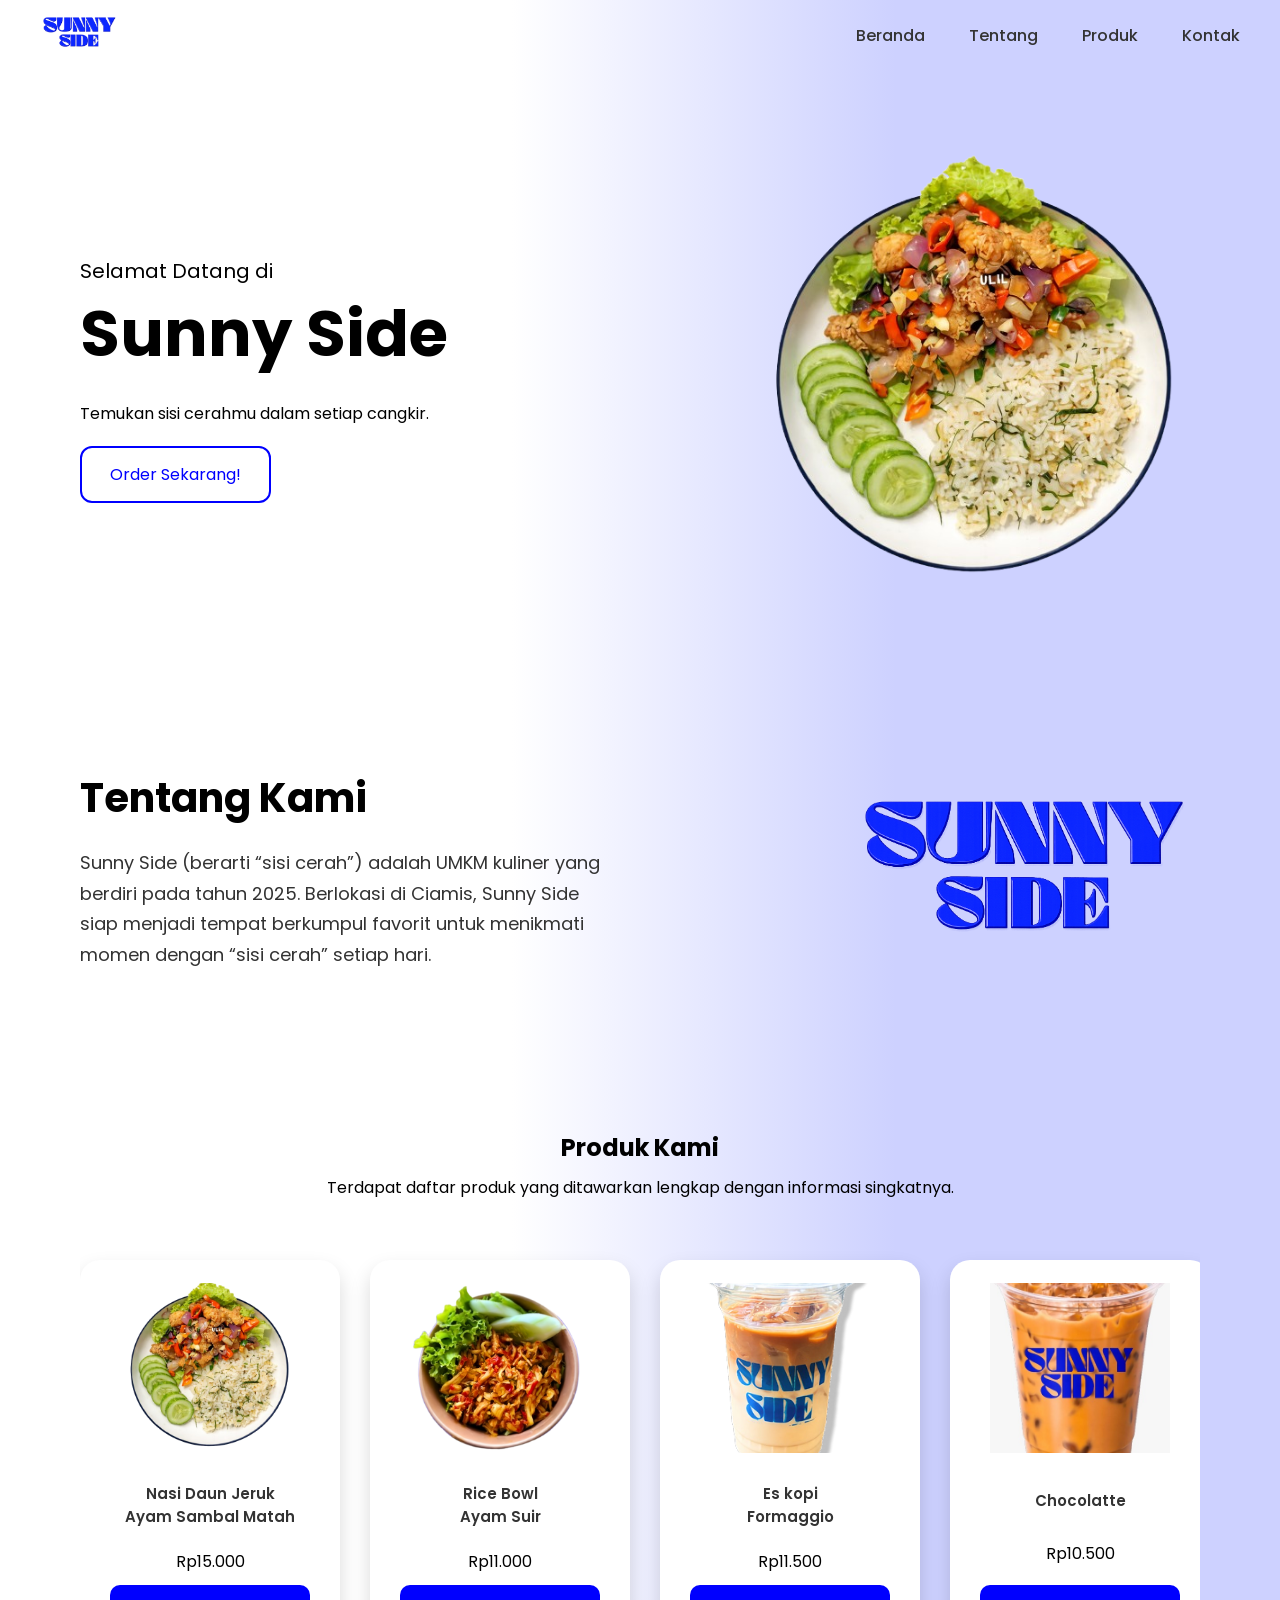
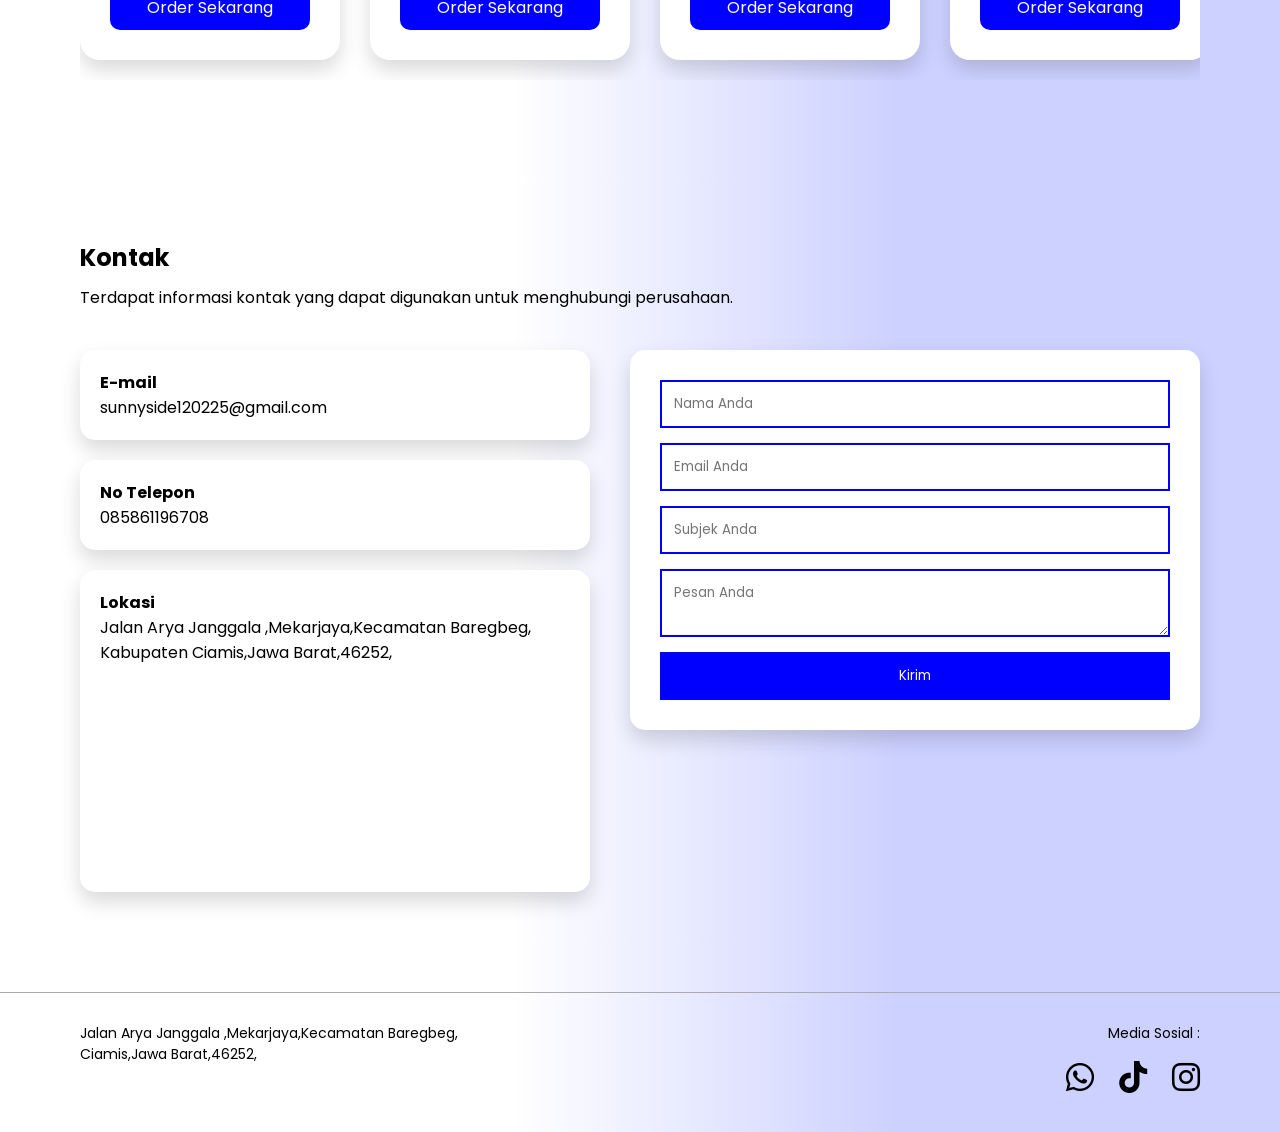
<file: index.html>
<!DOCTYPE html>
<html lang="id">
<head>
  <meta charset="UTF-8">
  <meta name="viewport" content="width=device-width, initial-scale=1.0">
  <title>Sunny Side</title>
  <link rel="icon" type="image/png" href="img/Logo.png">
  <link rel="stylesheet" href="style.css">
  <link href="https://fonts.googleapis.com/css2?family=Poppins:wght@400;600;700&display=swap" rel="stylesheet">
  <link rel="stylesheet" href="https://cdnjs.cloudflare.com/ajax/libs/font-awesome/6.5.0/css/all.min.css">
</head>
<body>

<!-- Navbar -->
<header class="navbar">
  <div class="logo">
    <img src="img/Logo.png" alt="Logo">
  </div>
  <nav>
    <a href="#home">Beranda</a>
    <a href="#tentang">Tentang</a>
    <a href="#produk">Produk</a>
    <a href="#kontak">Kontak</a>
  </nav>
</header>

<!-- HOME -->
<section id="home" class="hero">
  <div class="hero-text">
    <p class="subtitle">Selamat Datang di</p>
    <h1>Sunny Side</h1>
    <p class="desc">Temukan sisi cerahmu dalam setiap cangkir.</p>
    <a href="https://wa.me/6285861196708?text=Halo%20saya%20ingin%20order" target="_blank" rel="noopener noreferrer" class="btn">Order Sekarang!</a>
  </div>

  <div class="hero-image">
    <img src="img/nasidaunjeruk.png" alt="Produk">
  </div>
</section>

<!-- TENTANG -->
<section id="tentang" class="section">
  <div class="tentang-container">
    <div class="tentang-text">
      <h2>Tentang Kami</h2>
      <p>
        Sunny Side (berarti “sisi cerah”) adalah UMKM kuliner
        yang berdiri pada tahun 2025. Berlokasi di Ciamis,
        Sunny Side siap menjadi tempat berkumpul favorit
        untuk menikmati momen dengan “sisi cerah” setiap hari.
      </p>
    </div>
    <div class="tentang-logo">
      <img src="img/Logo.png" alt="Logo Besar">
    </div>
  </div>
</section>

<!-- PRODUK -->
<section id="produk" class="section center">
  <h2>Produk Kami</h2>
  <p class="section-desc">
    Terdapat daftar produk yang ditawarkan lengkap dengan informasi singkatnya.
  </p>

  <div class="slider-container">
  <div class="produk-slider" id="produkSlider">
    <div class="card">
      <div class="img-produk">
        <img src="img/nasidaunjeruk.png" alt="Produk">
      </div>
      <h3>Nasi Daun Jeruk<br>Ayam Sambal Matah</h3>
      <p class="price">Rp15.000</p>
      <a href="https://wa.me/6285861196708?text=Halo%20saya%20ingin%20order%20Nasi%20Daun%20Jeruk" class="btn-small">Order Sekarang</a>
    </div>

    <div class="card">
      <div class="img-produk">
        <img src="img/ricebowl.png" alt="Produk">
      </div>
      <h3>Rice Bowl<br>Ayam Suir</h3>
      <p class="price">Rp11.000</p>
      <a href="https://wa.me/6285861196708?text=Halo%20saya%20ingin%20order%20Rice%20Bowl" class="btn-small">Order Sekarang</a>
    </div>

    <div class="card">
      <div class="img-produk">
        <img src="img/formaggio.png" alt="Produk">
      </div>
      <h3>Es kopi<br>Formaggio</h3>
      <p class="price">Rp11.500</p>
      <a href="https://wa.me/6285861196708?text=Halo%20saya%20ingin%20order%20Es%20Kopi%20Formaggio" class="btn-small">Order Sekarang</a>
    </div>

    <div class="card">
      <div class="img-produk">
        <img src="img/Chocolatte.jpeg" alt="Produk">
      </div>
      <h3>Chocolatte</h3>
      <p class="price">Rp10.500</p>
      <a href="https://wa.me/6285861196708?text=Halo%20saya%20ingin%20order%20Chocolatte" class="btn-small">Order Sekarang</a>
    </div>

    <div class="card">
      <div class="img-produk">
        <img src="img/nasigoreng.jpeg" alt="Produk">
      </div>
      <h3>Nasi Goreng<br>Sunny Side</h3>
      <p class="price">Rp11.500</p>
      <a href="https://wa.me/6285861196708?text=Halo%20saya%20ingin%20order%20Nasi%20Goreng%20Sunny%20Side" class="btn-small">Order Sekarang</a>
    </div>
  </div>
</div>

</section>

<!-- KONTAK -->
<section id="kontak" class="section">
  <h2>Kontak</h2>
  <p class="section-desc">
    Terdapat informasi kontak yang dapat digunakan untuk menghubungi perusahaan.
  </p>

  <div class="kontak-container">
    <div class="kontak-info">
      <div class="info-box">
        <strong>E-mail</strong>
        <p>sunnyside120225@gmail.com</p>
      </div>

      <div class="info-box">
        <strong>No Telepon</strong>
        <p>085861196708</p>
      </div>

    <div class="info-box">
        <strong>Lokasi</strong>
        <p> Jalan Arya Janggala ,Mekarjaya,Kecamatan Baregbeg, Kabupaten Ciamis,Jawa Barat,46252,</p>

        <iframe
            src="https://www.google.com/maps?q=-7.3124652,108.3562216&z=17&output=embed"
            width="100%"
            height="200"
            style="border:0; border-radius:10px;"
            allowfullscreen=""
            loading="lazy">
        </iframe>
    </div>

    </div>

    <form class="kontak-form" 
      action="https://formspree.io/f/xbdadnbe" 
      method="POST">

      <input type="text" name="nama" placeholder="Nama Anda" required>
      <input type="email" name="email" placeholder="Email Anda" required>
      <input type="text" name="subjek" placeholder="Subjek Anda" required>
      <textarea name="pesan" placeholder="Pesan Anda" required></textarea>

      <button type="submit">Kirim</button>
    </form>


  </div>
</section>

<!-- FOOTER -->
<footer class="footer">
  <div class="alamat">
    Jalan Arya Janggala ,Mekarjaya,Kecamatan Baregbeg, <br> Ciamis,Jawa Barat,46252,
  </div>
  <div class="sosial">
    <span>Media Sosial :</span>
    <div class="icon-sosial">
      <a href="https://wa.me/6285861196708?text=Halo%20saya%20ingin%20order"><i class="fab fa-whatsapp"></i></a>
      <a href="https://www.tiktok.com/@sunnyside.kopi?_r=1&_t=ZS-93kfAIfhskW"><i class="fab fa-tiktok"></i></a>
      <a href="https://instagram.com/sunnyside.kopi"><i class="fab fa-instagram"></i></a>
    </div>
  </div>
</footer>

</body>

<script>
  window.addEventListener("scroll", function () {
    const navbar = document.querySelector(".navbar");
    navbar.classList.toggle("scrolled", window.scrollY > 20);
  });

  function geserProduk(arah) {
    const slider = document.getElementById("produkSlider");
    const jarak = 300; // jarak geser
    slider.scrollBy({
      left: arah * jarak,
      behavior: "smooth"
    });
  }

  function kirimEmail(event) {
  event.preventDefault();

  const nama = document.querySelector('.kontak-form .nama').value;
  const email = document.querySelector('.kontak-form .email').value;
  const subjek = document.querySelector('.kontak-form .subjek').value;
  const pesan = document.querySelector('.kontak-form .pesan').value;

const mailtoLink =
  "https://mail.google.com/mail/?view=cm&fs=1&to=febyfauzi397@gmail.com" +
  "&su=" + encodeURIComponent(subjek) +
  "&body=" + encodeURIComponent(
    "Nama: " + nama + "\n" +
    "Email: " + email + "\n\n" +
    pesan
  );


  window.location.href = link;
}
</script>

</html>
</file>
<file: style.css>
* {
  margin: 0;
  padding: 0;
  box-sizing: border-box;
  font-family: 'Poppins', sans-serif;
}

body {
  font-family: 'Poppins', sans-serif;
  background: linear-gradient(
    to left,
    #cdd1ff 30%,
    #ffffff 60%
  );
}


/* Navbar */
.navbar {
  position: sticky;
  top: 0;
  width: 100%;
  padding: 12px 40px;
  display: flex;
  justify-content: space-between;
  align-items: center;

  background: transparent;
  box-shadow: none;

  transition: all 0.3s ease;
  z-index: 1000;
}

.navbar.scrolled {
  background: white;
  box-shadow: 0 5px 15px rgba(0,0,0,0.08);
}

.logo img {
  height: 40px;
  width: auto;
}

nav a {
  margin-left: 40px;
  text-decoration: none;
  color: #333;
  font-weight: 500;
}

/* Hero */
.hero {
  display: flex;
  justify-content: space-between;
  align-items: center;
  padding: 80px;
}

.hero-text h1 {
  font-size: 64px;
}

.subtitle {
  font-size: 20px;
}

.desc {
  margin: 20px 0;
}

.hero-image img {
  width: 450px;
  height: 450px;
  border-radius: 50%;
  object-fit: cover;
}

.btn {
  padding: 14px 28px;
  border: 2px solid blue;
  border-radius: 12px;
  background: transparent;
  cursor: pointer;

  color: blue;
  text-decoration: none;
  display: inline-block;
}

/* Section umum */
.section {
  padding: 80px;
}

.section.center {
  text-align: center;
}

.section-desc {
  margin: 10px 0 40px;
}

/* Tentang */
.tentang-container {
  display: flex;
  justify-content: space-between;
  align-items: center;
}

.tentang-text {
  max-width: 520px;
}

.tentang-text h2 {
  font-size: 40px;
  margin-bottom: 20px;
}

.tentang-text p {
  font-size: 18px;
  line-height: 1.7;
  color: #333;
}

.tentang-logo img {
  width: 350px;
}

/* Produk */
.produk-grid {
  display: flex;
  justify-content: center;
  gap: 40px;
}

.card {
  background: white;
  border-radius: 24px;
  width: 260px;
  height: 380px;
  padding: 30px 20px;
  text-align: center;
  box-shadow: 0 15px 30px rgba(0,0,0,0.15);
  overflow: hidden;
}

.img-produk {
  width: 100%;
  height: 170px;
  display: flex;
  align-items: center;
  justify-content: center;
  margin-bottom: 20px;
}

.img-produk img {
  max-width: 100%;
  max-height: 100%;
  object-fit: contain;
  border-radius: 0 !important;
  display: block;
}

.card h3 {
  font-size: 15px;
  font-weight: 600;
  margin-bottom: 10px;
  color: #333;
}

.price {
  margin: 10px 0;
}

.btn-small {
  background: blue;
  color: white;
  border: none;
  padding: 10px 20px;
  border-radius: 10px;
  cursor: pointer;

  color: rgb(255, 255, 255);
  text-decoration: none;
  display: inline-block;
}

/* Efek klik tombol utama */
.btn:active {
  background: blue;
  color: white;
  transform: scale(0.97);
}

/* Efek klik tombol kecil */
.btn-small:active {
  background: #001aff;
  transform: scale(0.95);
}

/* Kontak */
.kontak-container {
  display: flex;
  gap: 40px;
  margin-top: 40px;
}

.kontak-info {
  flex: 1;
}

.info-box {
  background: white;
  padding: 20px;
  border-radius: 15px;
  margin-bottom: 20px;
  box-shadow: 0 10px 20px rgba(0,0,0,0.15);
}

.info-box img {
  width: 100%;
  margin-top: 10px;
  border-radius: 10px;
}

.kontak-form {
  flex: 1;
  background: white;
  padding: 30px;
  border-radius: 15px;
  display: flex;
  flex-direction: column;
  gap: 15px;
  height: fit-content;
  box-shadow: 0 10px 20px rgba(0,0,0,0.15);
}


.kontak-form input,
.kontak-form textarea {
  padding: 12px;
  border: 2px solid blue;
}

.kontak-form on {
  background: blue;
  color: white;
  padding: 14px;
  border: none;
  cursor: pointer;
}

.kontak-form button {
  background: blue;
  color: white;
  padding: 14px;
  border: none;
  cursor: pointer;
}

/* Footer */
.footer {
  border-top: 1px solid #aaa;
  padding: 30px 80px;
  display: flex;
  justify-content: space-between;
  font-size: 14px;
}

.sosial {
  display: flex;
  flex-direction: column;
  align-items: flex-end;
  gap: 10px;
}

.icon-sosial {
  display: flex;
  gap: 25px;
}

.icon-sosial a {
  font-size: 32px;
  color: black;
  transition: 0.2s;
}

.icon-sosial a:hover {
  opacity: 0.7;
}


/* ============================= */
/* RESPONSIVE DESIGN */
/* ============================= */

/* Tablet */
@media (max-width: 1024px) {
  .hero {
    padding: 60px 40px;
    gap: 40px;
  }

  .hero-text h1 {
    font-size: 48px;
  }

  .hero-image img {
    width: 350px;
    height: 350px;
  }

  .section {
    padding: 60px 40px;
  }

  .tentang-container {
    gap: 40px;
  }

  .tentang-logo img {
    width: 280px;
  }

  .produk-grid {
    flex-wrap: wrap;
  }
}

/* Mobile */
@media (max-width: 768px) {
  /* Navbar */
  .navbar {
    padding: 12px 20px;
    flex-direction: column;
    gap: 10px;
  }

  nav a {
    margin-left: 15px;
    font-size: 14px;
  }

  /* Hero */
  .hero {
    flex-direction: column;
    text-align: center;
    padding: 50px 20px;
  }

  .hero-text h1 {
    font-size: 40px;
  }

  .hero-image img {
    width: 260px;
    height: 260px;
    margin-top: 20px;
  }

  /* Tentang */
  .tentang-container {
    flex-direction: column;
    text-align: center;
  }

  .tentang-logo img {
    width: 220px;
    margin-top: 20px;
  }

  /* Produk */
  .produk-grid {
    flex-direction: column;
    align-items: center;
  }

  .card {
    width: 90%;
    max-width: 320px;
  }

  /* Kontak */
  .kontak-container {
    flex-direction: column;
  }

  /* Footer */
  .footer {
    flex-direction: column;
    gap: 20px;
    text-align: center;
    padding: 30px 20px;
  }

  .sosial {
    align-items: center;
  }
}

/* Mobile kecil */
@media (max-width: 480px) {
  .hero-text h1 {
    font-size: 32px;
  }

  .subtitle {
    font-size: 16px;
  }

  .section {
    padding: 40px 20px;
  }

  .tentang-text h2 {
    font-size: 32px;
  }

  .tentang-text p {
    font-size: 16px;
  }
}

/* Kontainer slider */
.slider-container {
  overflow-x: auto;
  padding: 20px 0;
  scroll-behavior: smooth;
}

/* Produk slider horizontal */
.produk-slider {
  display: flex;
  gap: 30px;             /* jarak antar card horizontal */
  min-width: max-content; /* supaya card tidak wrap */
}

/* Card produk */
.card {
  background: white;
  padding: 30px;
  border-radius: 20px;
  width: 260px;
  text-align: center;
  box-shadow: 0 10px 20px rgba(0,0,0,0.15);
  flex-shrink: 0;        /* jangan mengecil saat slider */
  display: flex;
  flex-direction: column;
  justify-content: space-between;
  height: 400px;         /* tinggi card tetap */
}

/* Card image */
.card img {
  width: 180px;
  height: 180px;
  border-radius: 50%;
  object-fit: cover;
  margin-bottom: 15px;
}

/* Tombol kecil */
.btn-small {
  background: blue;
  color: white;
  border: none;
  padding: 10px 20px;
  border-radius: 10px;
  cursor: pointer;
  text-decoration: none;
  display: inline-block;
  transition: all 0.2s ease;
}

.btn-small:active {
  background: #001aff;
  transform: scale(0.95);
}

/* Scrollbar minimalis */
.slider-container::-webkit-scrollbar {
  height: 8px;
}
.slider-container::-webkit-scrollbar-thumb {
  background: rgba(0,0,0,0.2);
  border-radius: 4px;
}
.slider-container::-webkit-scrollbar-track {
  background: rgba(0,0,0,0.05);
}
</file>
